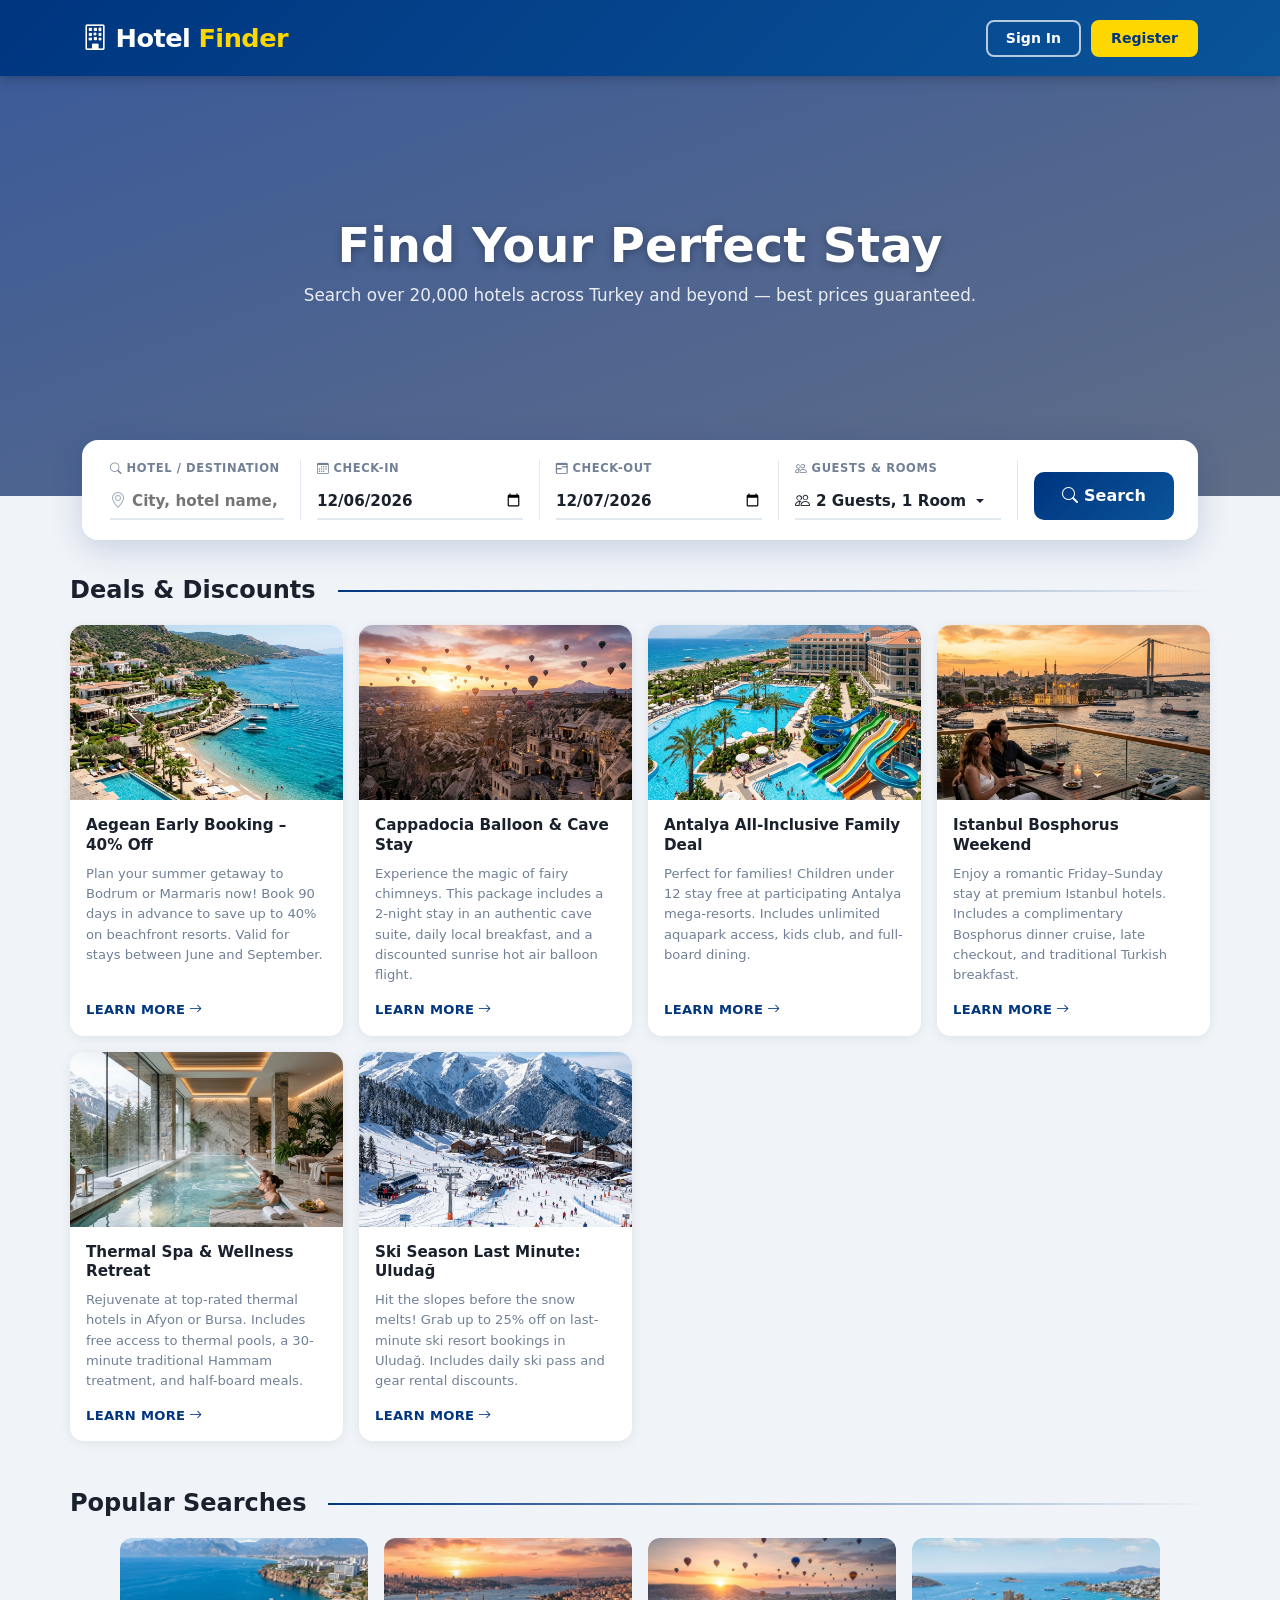
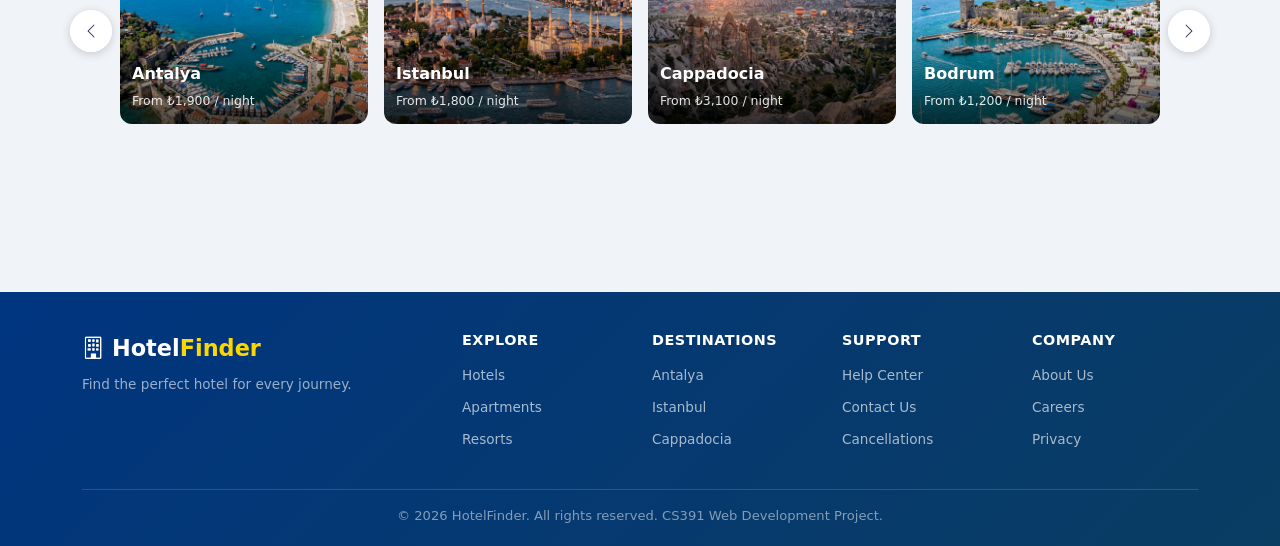
<file: Project-1/index.html>
<!DOCTYPE html>
<html lang="en">
<head>
  <meta charset="UTF-8" />
  <meta name="viewport" content="width=device-width, initial-scale=1.0" />
  <title>HotelFinder – Find Your Perfect Stay</title>
  <link rel="stylesheet" href="https://cdn.jsdelivr.net/npm/bootstrap@5.3.3/dist/css/bootstrap.min.css" />
  <link rel="stylesheet" href="https://cdn.jsdelivr.net/npm/bootstrap-icons@1.11.3/font/bootstrap-icons.min.css" />
  <link rel="stylesheet" href="css/styles.css" />
</head>
<body>

  <!-- ===== Navbar ===== -->
  <nav class="navbar site-navbar">
    <div class="container d-flex justify-content-between align-items-center">
      <a class="navbar-brand" href="index.html" onclick="sessionStorage.removeItem('searchData');">
        <i class="bi bi-building"></i> Hotel<span>Finder</span>
      </a>
      <div class="navbar-actions">
        <button type="button" class="btn-nav-outline">Sign In</button>
        <button type="button" class="btn-nav-solid">Register</button>
      </div>
    </div>
  </nav>

  <!-- ===== Hero Section ===== -->
  <section class="hero-section">
    <div class="hero-content container">
      <h1>Find Your Perfect Stay</h1>
      <p>Search over 20,000 hotels across Turkey and beyond — best prices guaranteed.</p>
    </div>
  </section>

  <!-- ===== Floating Search Bar ===== -->
  <div class="container hero-search-wrapper">
    <div class="search-bar-card">
      <form id="searchForm" novalidate>
        <div class="search-flex">

          <!-- Hotel / Destination -->
          <div class="search-field search-field-large">
            <label for="searchText"><i class="bi bi-search me-1"></i>Hotel / Destination</label>
            <div class="autocomplete-wrapper">
              <div class="input-with-icon">
                <i class="bi bi-geo-alt"></i>
                <input type="text" id="searchText" placeholder="City, hotel name, region…" autocomplete="off" />
              </div>
              <div class="autocomplete-dropdown" id="autocompleteDropdown"></div>
            </div>
          </div>

          <!-- Check-in -->
          <div class="search-field">
            <label for="checkIn"><i class="bi bi-calendar3 me-1"></i>Check-in</label>
            <input type="date" id="checkIn" class="form-control" required />
          </div>

          <!-- Check-out -->
          <div class="search-field">
            <label for="checkOut"><i class="bi bi-calendar3-range me-1"></i>Check-out</label>
            <input type="date" id="checkOut" class="form-control" required />
          </div>

          <!-- Guests & Rooms -->
          <div class="search-field">
            <label><i class="bi bi-people me-1"></i>Guests &amp; Rooms</label>
            <div class="dropdown">
              <button type="button" class="guest-room-btn dropdown-toggle"
                      id="guestRoomToggle" data-bs-toggle="dropdown" aria-expanded="false">
                <i class="bi bi-people"></i>
                <span id="guestRoomText">2 Guests, 1 Room</span>
              </button>
              <div class="dropdown-menu guest-dropdown-menu" aria-labelledby="guestRoomToggle">
                <div class="counter-row">
                  <span class="counter-label"><i class="bi bi-person me-1"></i>Guests</span>
                  <div class="counter-controls">
                    <button type="button" class="counter-btn" id="guestMinus">&#8722;</button>
                    <span class="counter-value" id="guestCount">2</span>
                    <button type="button" class="counter-btn" id="guestPlus">&#43;</button>
                  </div>
                </div>
                <div class="counter-row">
                  <span class="counter-label"><i class="bi bi-door-open me-1"></i>Rooms</span>
                  <div class="counter-controls">
                    <button type="button" class="counter-btn" id="roomMinus">&#8722;</button>
                    <span class="counter-value" id="roomCount">1</span>
                    <button type="button" class="counter-btn" id="roomPlus">&#43;</button>
                  </div>
                </div>
              </div>
            </div>
          </div>

          <!-- Search Button -->
          <div class="search-action">
            <button type="submit" class="btn-search">
              <i class="bi bi-search"></i> Search
            </button>
          </div>

        </div>
      </form>
    </div>
  </div>

  <!-- ===== Main Content ===== -->
  <main class="container page-main page-main-no-pt">

    <!-- Deals and Discounts -->
    <section id="dealsSection" class="mb-5">
      <h2 class="section-title">Deals &amp; Discounts</h2>
      <div id="dealsContainer" class="row g-3 row-cols-1 row-cols-sm-2 row-cols-lg-3 row-cols-xl-4">
        <!-- Dynamically generated -->
      </div>
    </section>

    <!-- Popular Searches -->
    <section id="popularSection" class="mb-5">
      <h2 class="section-title">Popular Searches</h2>
      <div class="popular-carousel-outer">
        <div id="popularCarousel" class="carousel slide" data-bs-ride="false">
          <div class="carousel-inner" id="popularCarouselInner">
            <!-- Dynamically generated -->
          </div>
          <button class="carousel-control-prev" type="button" data-bs-target="#popularCarousel" data-bs-slide="prev">
            <span class="carousel-control-prev-icon"></span>
            <span class="visually-hidden">Previous</span>
          </button>
          <button class="carousel-control-next" type="button" data-bs-target="#popularCarousel" data-bs-slide="next">
            <span class="carousel-control-next-icon"></span>
            <span class="visually-hidden">Next</span>
          </button>
        </div>
      </div>
    </section>

  </main>

  <!-- ===== Footer ===== -->
  <footer class="site-footer">
    <div class="container">
      <div class="row g-4">
        <div class="col-12 col-md-4">
          <div class="footer-brand"><i class="bi bi-building me-2"></i>Hotel<span>Finder</span></div>
          <div class="footer-tagline">Find the perfect hotel for every journey.</div>
        </div>
        <div class="col-6 col-md-2 footer-col">
          <h5>Explore</h5>
          <ul>
            <li><a href="#">Hotels</a></li>
            <li><a href="#">Apartments</a></li>
            <li><a href="#">Resorts</a></li>
          </ul>
        </div>
        <div class="col-6 col-md-2 footer-col">
          <h5>Destinations</h5>
          <ul>
            <li><a href="#">Antalya</a></li>
            <li><a href="#">Istanbul</a></li>
            <li><a href="#">Cappadocia</a></li>
          </ul>
        </div>
        <div class="col-6 col-md-2 footer-col">
          <h5>Support</h5>
          <ul>
            <li><a href="#">Help Center</a></li>
            <li><a href="#">Contact Us</a></li>
            <li><a href="#">Cancellations</a></li>
          </ul>
        </div>
        <div class="col-6 col-md-2 footer-col">
          <h5>Company</h5>
          <ul>
            <li><a href="#">About Us</a></li>
            <li><a href="#">Careers</a></li>
            <li><a href="#">Privacy</a></li>
          </ul>
        </div>
      </div>
      <div class="footer-bottom">&copy; 2026 HotelFinder. All rights reserved. CS391 Web Development Project.</div>
    </div>
  </footer>

  <button class="scroll-to-top" id="scrollToTop" title="Back to top">
    <i class="bi bi-chevron-up"></i>
  </button>

  <script src="https://cdn.jsdelivr.net/npm/bootstrap@5.3.3/dist/js/bootstrap.bundle.min.js"></script>
  <script src="js/data.js?v=2"></script>
  <script src="js/index.js?v=2"></script>
</body>
</html>
</file>
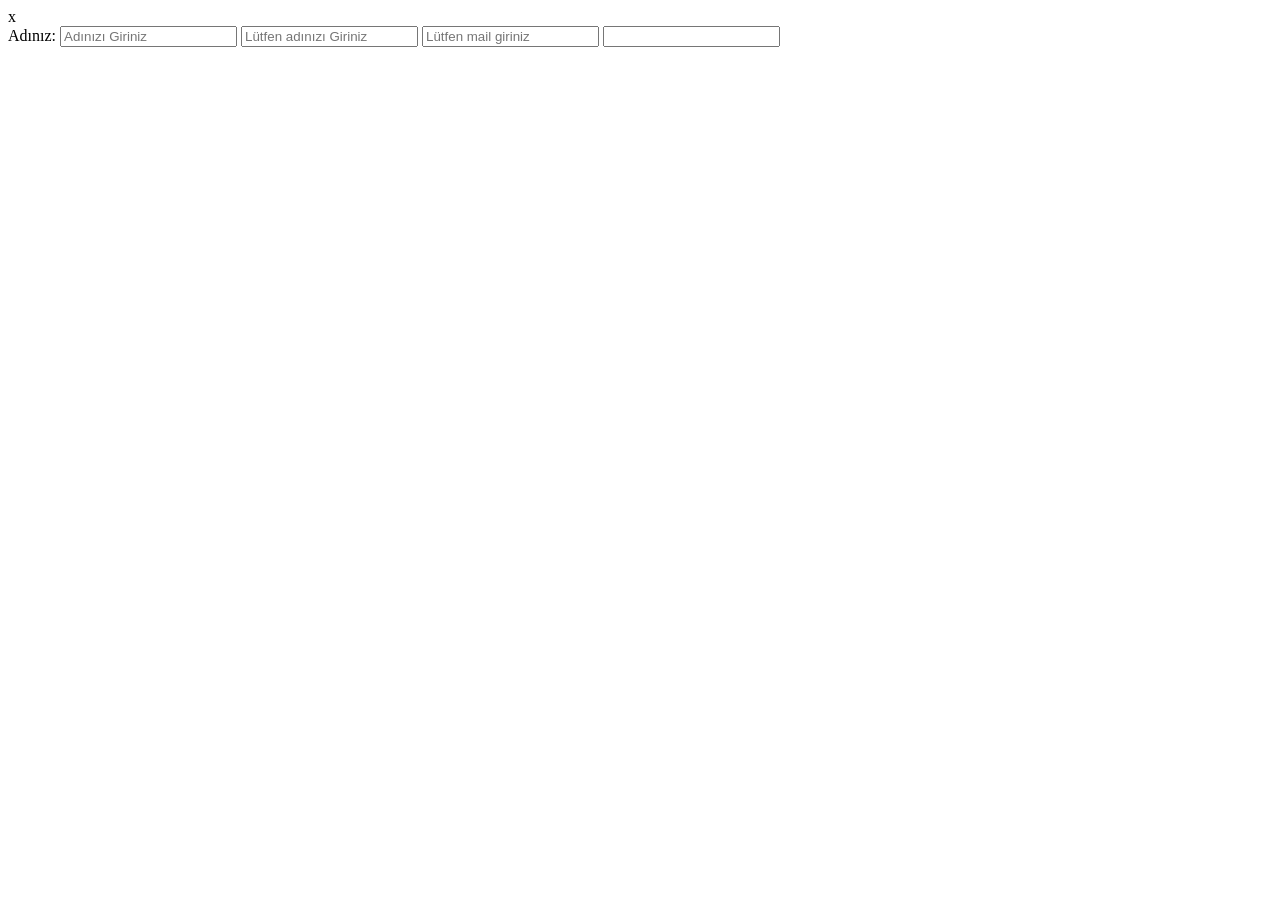
<file: Deneme_1/Deneme.html>
<!DOCTYPE html>
<html lang="en">
<head>
    <meta charset="UTF-8">
    <meta http-equiv="X-UA-Compatible" content="IE=edge">
    <meta name="viewport" content="width=device-width, initial-scale=1.0">
    <title> Kayıt Formu </title>
</head>
<body>
    x
    <form method="POST" action="Deneme.html">    
        <label isim="isim">Adınız: </label>
        <input name="name" type="text" placeholder="Adınızı Giriniz"> 
        <input surname="Surname" type="text" placeholder="Lütfen adınızı Giriniz">
        <input mail="mail" type="mail" placeholder="Lütfen mail giriniz">
        <input 
        
    </form>

</body>
</html>
</file>
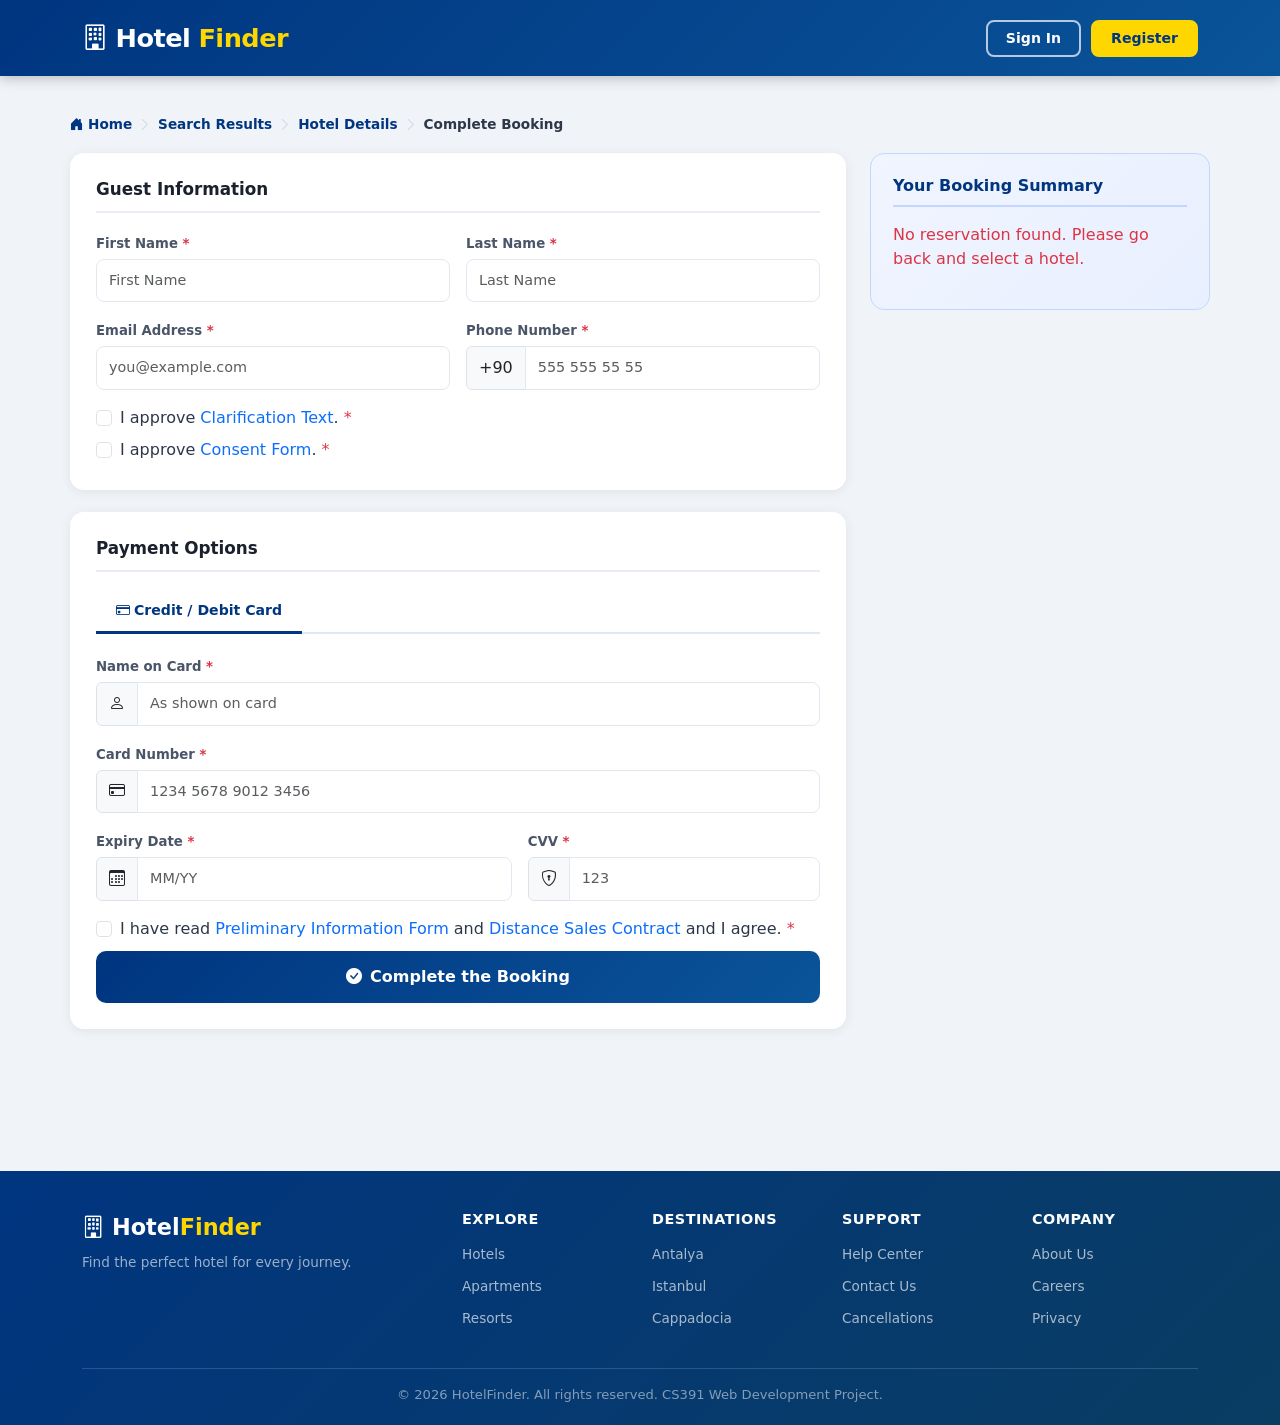
<file: Project-1/payment.html>
<!DOCTYPE html>
<html lang="en">
<head>
  <meta charset="UTF-8" />
  <meta name="viewport" content="width=device-width, initial-scale=1.0" />
  <title>Complete Booking – HotelFinder</title>
  <link rel="stylesheet" href="https://cdn.jsdelivr.net/npm/bootstrap@5.3.3/dist/css/bootstrap.min.css" />
  <link rel="stylesheet" href="https://cdn.jsdelivr.net/npm/bootstrap-icons@1.11.3/font/bootstrap-icons.min.css" />
  <link rel="stylesheet" href="css/styles.css" />
</head>
<body>

  <!-- ===== Navbar ===== -->
  <nav class="navbar site-navbar">
    <div class="container d-flex justify-content-between align-items-center">
      <a class="navbar-brand" href="index.html" onclick="sessionStorage.removeItem('searchData');">
        <i class="bi bi-building"></i> Hotel<span>Finder</span>
      </a>
      <div class="navbar-actions">
        <button type="button" class="btn-nav-outline">Sign In</button>
        <button type="button" class="btn-nav-solid">Register</button>
      </div>
    </div>
  </nav>

  <!-- ===== Main Content ===== -->
  <main class="container page-main">

    <!-- Breadcrumb -->
    <nav class="app-breadcrumb">
      <a href="index.html" onclick="sessionStorage.removeItem('searchData');"><i class="bi bi-house-door-fill me-1"></i>Home</a>
      <span class="sep"><i class="bi bi-chevron-right"></i></span>
      <a href="searchResults.html">Search Results</a>
      <span class="sep"><i class="bi bi-chevron-right"></i></span>
      <a href="hotelDetails.html">Hotel Details</a>
      <span class="sep"><i class="bi bi-chevron-right"></i></span>
      <span class="current">Complete Booking</span>
    </nav>

    <!-- ===== Booking Success Card (initially hidden) ===== -->
    <div id="bookingSuccessCard" class="booking-success-card d-none">
      <div class="success-icon-wrap">
        <i class="bi bi-check-circle-fill"></i>
      </div>
      <h2>Booking Confirmed!</h2>
      <p class="success-subtitle">Thank you for booking with HotelFinder. Your reservation is complete.</p>
      <div class="success-details" id="successDetails"></div>
      <a href="index.html" class="btn-back-home" onclick="sessionStorage.removeItem('searchData');">Return to Home</a>
    </div>

    <!-- Two-column layout: form + sidebar -->
    <div class="payment-layout" id="paymentLayout">

      <!-- ===== Left: Forms ===== -->
      <div class="payment-main">

        <!-- Guest Information -->
        <div class="payment-card">
          <h2>Guest Information</h2>
          <form id="paymentForm" novalidate>
            <div class="row g-3">

              <div class="col-12 col-sm-6">
                <label class="form-label" for="firstName">First Name <span class="text-danger">*</span></label>
                <input type="text" id="firstName" class="form-control" placeholder="First Name" required />
                <div class="invalid-feedback">Please enter your first name.</div>
              </div>

              <div class="col-12 col-sm-6">
                <label class="form-label" for="lastName">Last Name <span class="text-danger">*</span></label>
                <input type="text" id="lastName" class="form-control" placeholder="Last Name" required />
                <div class="invalid-feedback">Please enter your last name.</div>
              </div>

              <div class="col-12 col-sm-6">
                <label class="form-label" for="email">Email Address <span class="text-danger">*</span></label>
                <input type="email" id="email" class="form-control" placeholder="you@example.com" required />
                <div class="invalid-feedback">Please enter a valid email address.</div>
              </div>

              <div class="col-12 col-sm-6">
                <label class="form-label" for="phone">Phone Number <span class="text-danger">*</span></label>
                <div class="input-group">
                  <span class="input-group-text">+90</span>
                  <input type="tel" id="phone" class="form-control" placeholder="555 555 55 55" required />
                </div>
                <div class="invalid-feedback" id="phoneFeedback">Please enter a valid phone number.</div>
              </div>

              <div class="col-12">
                <div class="form-check mb-2">
                  <input class="form-check-input" type="checkbox" id="checkClarification" required />
                  <label class="form-check-label" for="checkClarification">
                    I approve <a href="#">Clarification Text</a>. <span class="text-danger">*</span>
                  </label>
                  <div class="invalid-feedback">You must approve the Clarification Text.</div>
                </div>
                <div class="form-check">
                  <input class="form-check-input" type="checkbox" id="checkConsent" required />
                  <label class="form-check-label" for="checkConsent">
                    I approve <a href="#">Consent Form</a>. <span class="text-danger">*</span>
                  </label>
                  <div class="invalid-feedback">You must approve the Consent Form.</div>
                </div>
              </div>

            </div>
          </form>
        </div>

        <!-- Payment Options -->
        <div class="payment-card">
          <h2>Payment Options</h2>

          <div class="payment-tab-row">
            <button type="button" class="payment-tab active">
              <i class="bi bi-credit-card me-1"></i>Credit / Debit Card
            </button>
          </div>

          <div class="row g-3">

            <div class="col-12">
              <label class="form-label" for="cardHolder">Name on Card <span class="text-danger">*</span></label>
              <div class="input-group">
                <span class="input-group-text"><i class="bi bi-person"></i></span>
                <input type="text" id="cardHolder" class="form-control" placeholder="As shown on card" required />
              </div>
              <div class="invalid-feedback" id="cardHolderFeedback">Please enter the cardholder name.</div>
            </div>

            <div class="col-12">
              <label class="form-label" for="cardNumber">Card Number <span class="text-danger">*</span></label>
              <div class="input-group">
                <span class="input-group-text"><i class="bi bi-credit-card"></i></span>
                <input type="text" id="cardNumber" class="form-control" placeholder="1234 5678 9012 3456" maxlength="19" required />
              </div>
              <div class="invalid-feedback" id="cardNumberFeedback">Please enter a valid 16-digit card number.</div>
            </div>

            <div class="col-7">
              <label class="form-label" for="expiryDate">Expiry Date <span class="text-danger">*</span></label>
              <div class="input-group">
                <span class="input-group-text"><i class="bi bi-calendar3"></i></span>
                <input type="text" id="expiryDate" class="form-control" placeholder="MM/YY" maxlength="5" required />
              </div>
              <div class="invalid-feedback" id="expiryFeedback">Use MM/YY format.</div>
            </div>

            <div class="col-5">
              <label class="form-label" for="cvv">CVV <span class="text-danger">*</span></label>
              <div class="input-group">
                <span class="input-group-text"><i class="bi bi-shield-lock"></i></span>
                <input type="text" id="cvv" class="form-control" placeholder="123" maxlength="4" required />
              </div>
              <div class="invalid-feedback" id="cvvFeedback">3–4 digits.</div>
            </div>

            <div class="col-12">
              <div class="form-check">
                <input class="form-check-input" type="checkbox" id="checkAgreement" required />
                <label class="form-check-label" for="checkAgreement">
                  I have read <a href="#">Preliminary Information Form</a> and
                  <a href="#">Distance Sales Contract</a> and I agree. <span class="text-danger">*</span>
                </label>
                <div class="invalid-feedback">You must agree to the terms.</div>
              </div>
            </div>

            <div class="col-12 mt-2">
              <button type="button" id="btnCompleteBooking" class="btn-complete-booking">
                <i class="bi bi-check-circle-fill"></i>Complete the Booking
              </button>
            </div>

          </div>
        </div>

      </div><!-- /payment-main -->

      <!-- ===== Right: Booking Summary Sidebar ===== -->
      <div class="payment-sidebar">
        <div class="summary-card">
          <h3>Your Booking Summary</h3>
          <div id="summaryContent">
            <p class="text-muted loading-text">Loading reservation…</p>
          </div>
        </div>
      </div>

    </div><!-- /payment-layout (#paymentLayout) -->

  </main>

  <!-- ===== Footer ===== -->
  <footer class="site-footer">
    <div class="container">
      <div class="row g-4">
        <div class="col-12 col-md-4">
          <div class="footer-brand"><i class="bi bi-building me-2"></i>Hotel<span>Finder</span></div>
          <div class="footer-tagline">Find the perfect hotel for every journey.</div>
        </div>
        <div class="col-6 col-md-2 footer-col">
          <h5>Explore</h5>
          <ul><li><a href="#">Hotels</a></li><li><a href="#">Apartments</a></li><li><a href="#">Resorts</a></li></ul>
        </div>
        <div class="col-6 col-md-2 footer-col">
          <h5>Destinations</h5>
          <ul><li><a href="#">Antalya</a></li><li><a href="#">Istanbul</a></li><li><a href="#">Cappadocia</a></li></ul>
        </div>
        <div class="col-6 col-md-2 footer-col">
          <h5>Support</h5>
          <ul><li><a href="#">Help Center</a></li><li><a href="#">Contact Us</a></li><li><a href="#">Cancellations</a></li></ul>
        </div>
        <div class="col-6 col-md-2 footer-col">
          <h5>Company</h5>
          <ul><li><a href="#">About Us</a></li><li><a href="#">Careers</a></li><li><a href="#">Privacy</a></li></ul>
        </div>
      </div>
      <div class="footer-bottom">&copy; 2026 HotelFinder. All rights reserved. CS391 Web Development Project.</div>
    </div>
  </footer>

  <button class="scroll-to-top" id="scrollToTop" title="Back to top">
    <i class="bi bi-chevron-up"></i>
  </button>

  <script src="https://cdn.jsdelivr.net/npm/bootstrap@5.3.3/dist/js/bootstrap.bundle.min.js"></script>
  <script src="js/data.js?v=2"></script>
  <script src="js/payment.js?v=2"></script>
</body>
</html>
</file>
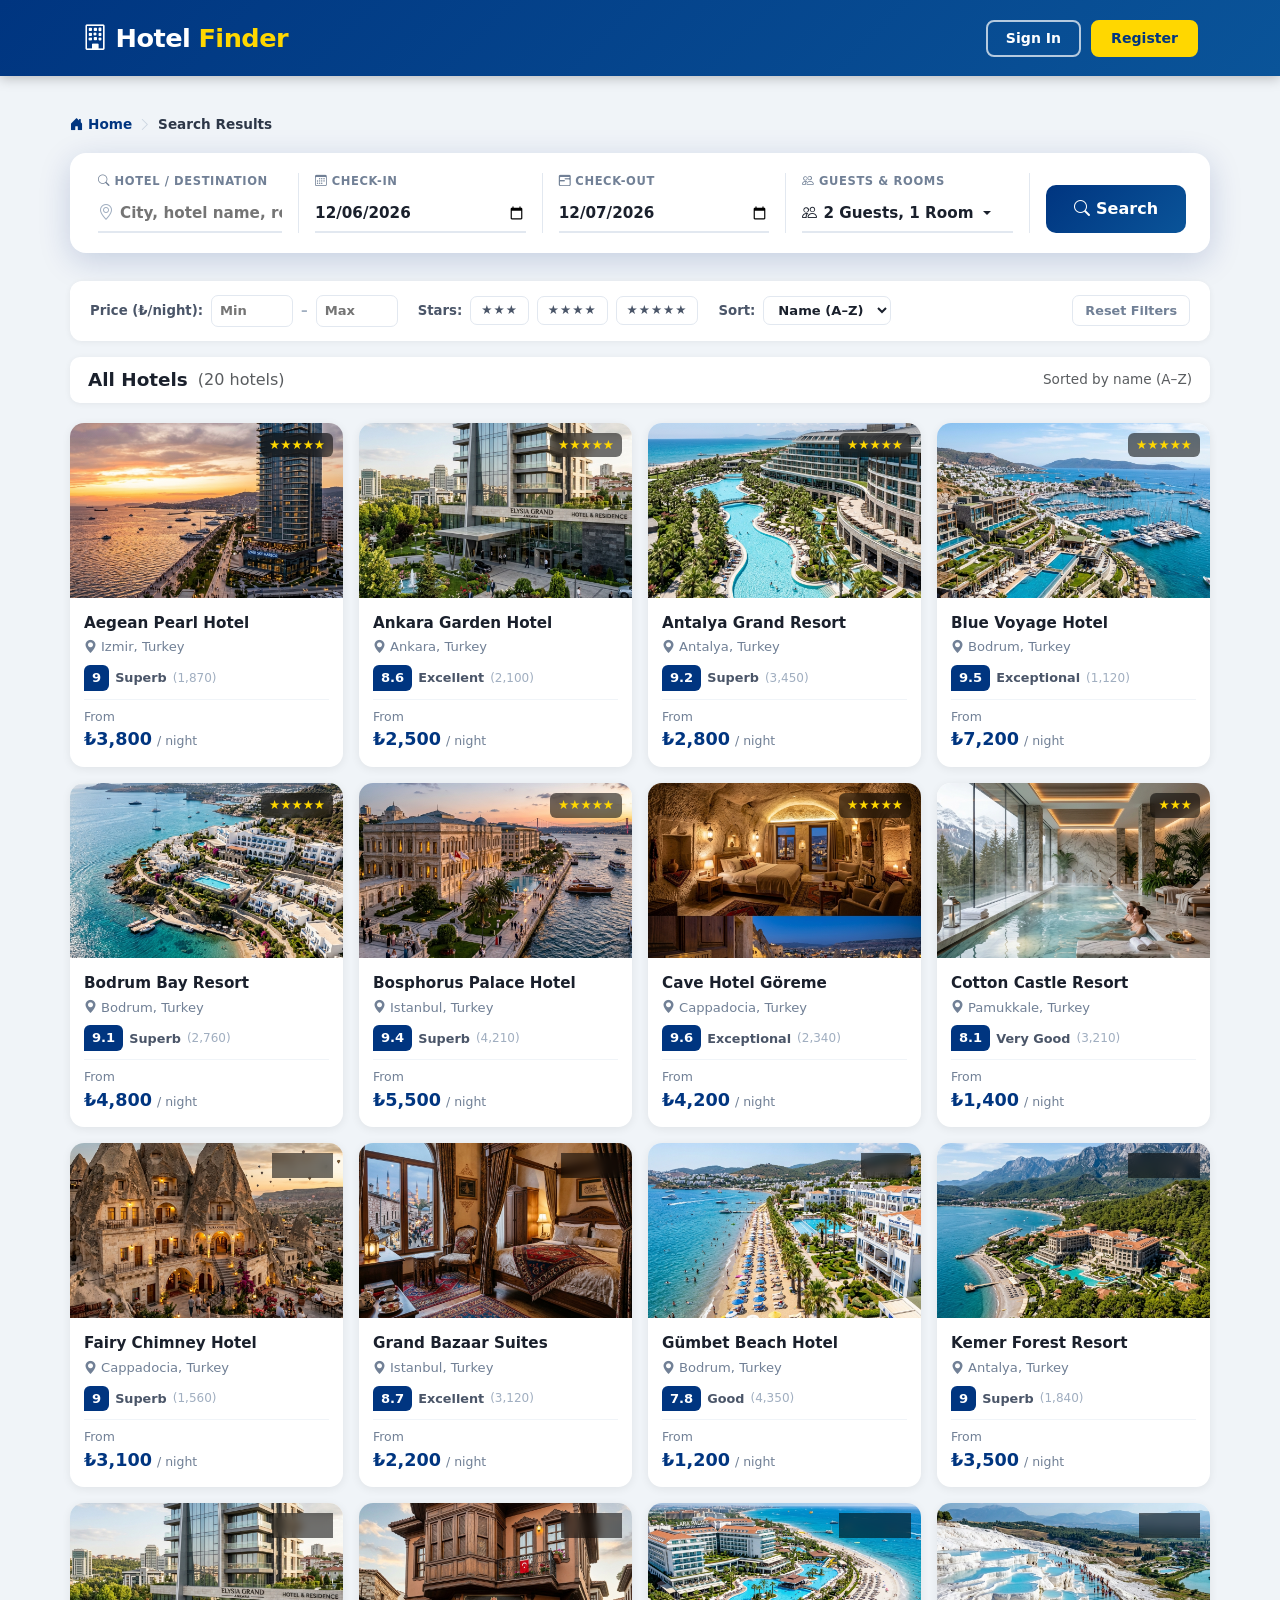
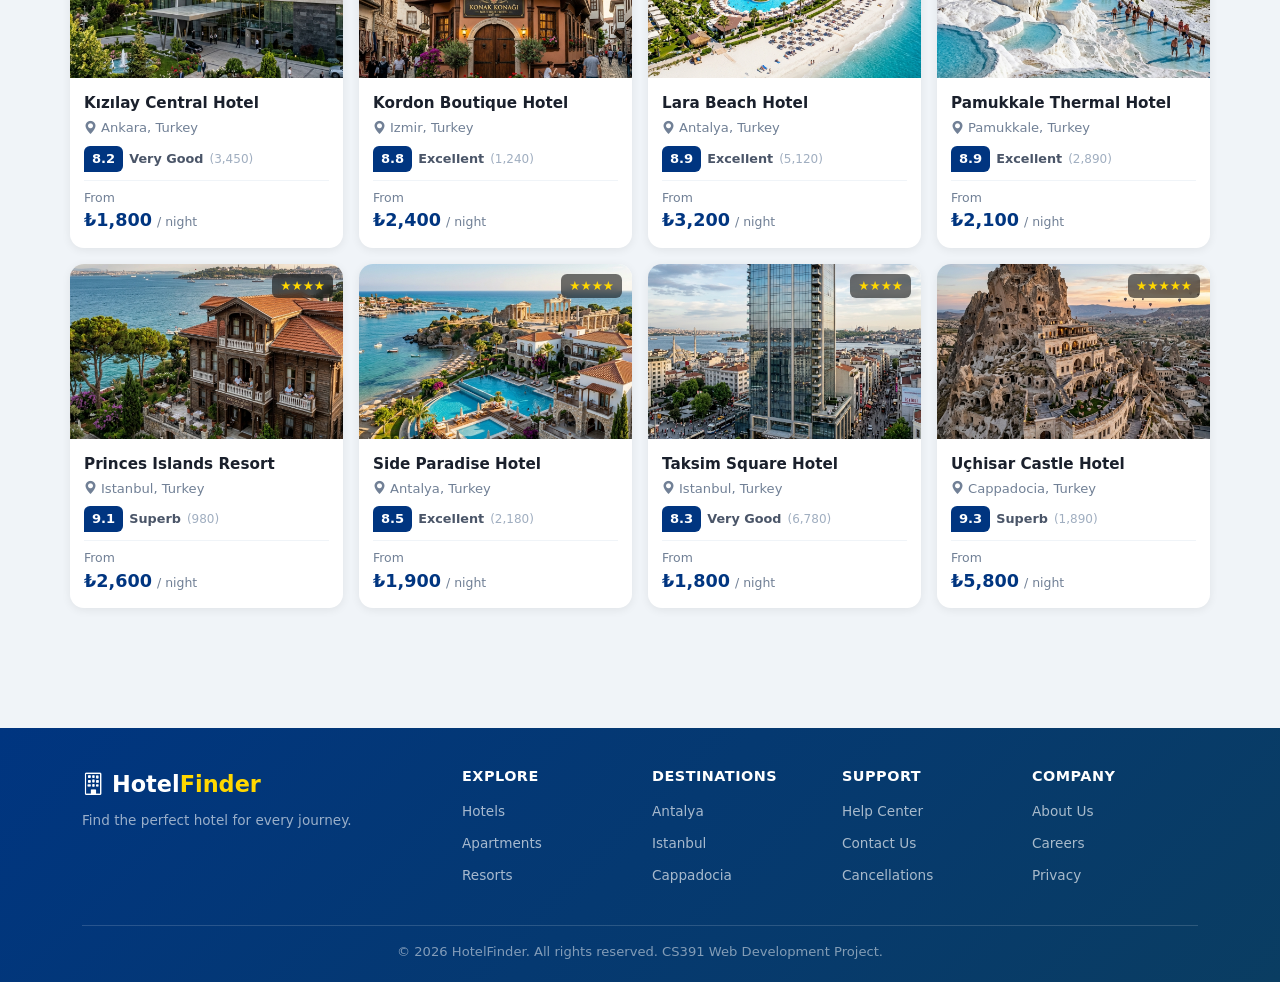
<file: Project-1/searchResults.html>
<!DOCTYPE html>
<html lang="en">
<head>
  <meta charset="UTF-8" />
  <meta name="viewport" content="width=device-width, initial-scale=1.0" />
  <title>Search Results – HotelFinder</title>
  <link rel="stylesheet" href="https://cdn.jsdelivr.net/npm/bootstrap@5.3.3/dist/css/bootstrap.min.css" />
  <link rel="stylesheet" href="https://cdn.jsdelivr.net/npm/bootstrap-icons@1.11.3/font/bootstrap-icons.min.css" />
  <link rel="stylesheet" href="css/styles.css" />
</head>
<body>

  <!-- ===== Navbar ===== -->
  <nav class="navbar site-navbar">
    <div class="container d-flex justify-content-between align-items-center">
      <a class="navbar-brand" href="index.html" onclick="sessionStorage.removeItem('searchData');">
        <i class="bi bi-building"></i> Hotel<span>Finder</span>
      </a>
      <div class="navbar-actions">
        <button type="button" class="btn-nav-outline">Sign In</button>
        <button type="button" class="btn-nav-solid">Register</button>
      </div>
    </div>
  </nav>

  <!-- ===== Main Content ===== -->
  <main class="container page-main">

    <!-- Breadcrumb -->
    <nav class="app-breadcrumb">
      <a href="index.html" onclick="sessionStorage.removeItem('searchData');"><i class="bi bi-house-door-fill me-1"></i>Home</a>
      <span class="sep"><i class="bi bi-chevron-right"></i></span>
      <span class="current">Search Results</span>
    </nav>

    <!-- Search Bar (same presentation as index.html) -->
    <div class="page-search-wrapper">
      <div class="search-bar-card">
        <form id="searchForm" novalidate>
          <div class="search-flex">

            <div class="search-field search-field-large">
              <label for="searchText"><i class="bi bi-search me-1"></i>Hotel / Destination</label>
              <div class="autocomplete-wrapper">
                <div class="input-with-icon">
                  <i class="bi bi-geo-alt"></i>
                  <input type="text" id="searchText" placeholder="City, hotel name, region…" autocomplete="off" />
                </div>
                <div class="autocomplete-dropdown" id="autocompleteDropdown"></div>
              </div>
            </div>

            <div class="search-field">
              <label for="checkIn"><i class="bi bi-calendar3 me-1"></i>Check-in</label>
              <input type="date" id="checkIn" class="form-control" required />
            </div>

            <div class="search-field">
              <label for="checkOut"><i class="bi bi-calendar3-range me-1"></i>Check-out</label>
              <input type="date" id="checkOut" class="form-control" required />
            </div>

            <div class="search-field">
              <label><i class="bi bi-people me-1"></i>Guests &amp; Rooms</label>
              <div class="dropdown">
                <button type="button" class="guest-room-btn dropdown-toggle"
                        id="guestRoomToggle" data-bs-toggle="dropdown" aria-expanded="false">
                  <i class="bi bi-people"></i>
                  <span id="guestRoomText">2 Guests, 1 Room</span>
                </button>
                <div class="dropdown-menu guest-dropdown-menu" aria-labelledby="guestRoomToggle">
                  <div class="counter-row">
                    <span class="counter-label"><i class="bi bi-person me-1"></i>Guests</span>
                    <div class="counter-controls">
                      <button type="button" class="counter-btn" id="guestMinus">&#8722;</button>
                      <span class="counter-value" id="guestCount">2</span>
                      <button type="button" class="counter-btn" id="guestPlus">&#43;</button>
                    </div>
                  </div>
                  <div class="counter-row">
                    <span class="counter-label"><i class="bi bi-door-open me-1"></i>Rooms</span>
                    <div class="counter-controls">
                      <button type="button" class="counter-btn" id="roomMinus">&#8722;</button>
                      <span class="counter-value" id="roomCount">1</span>
                      <button type="button" class="counter-btn" id="roomPlus">&#43;</button>
                    </div>
                  </div>
                </div>
              </div>
            </div>

            <div class="search-action">
              <button type="submit" class="btn-search">
                <i class="bi bi-search"></i> Search
              </button>
            </div>

          </div>
        </form>
      </div>
    </div>

    <!-- Filter Bar -->
    <div class="filter-bar" id="filterBar">
      <div class="filter-group">
        <label>Price (₺/night):</label>
        <input type="number" id="filterMinPrice" class="filter-price-input" placeholder="Min" min="0" />
        <span class="search-separator">–</span>
        <input type="number" id="filterMaxPrice" class="filter-price-input" placeholder="Max" min="0" />
      </div>
      <div class="filter-group">
        <label>Stars:</label>
        <button type="button" class="filter-star-btn" data-stars="3">★★★</button>
        <button type="button" class="filter-star-btn" data-stars="4">★★★★</button>
        <button type="button" class="filter-star-btn" data-stars="5">★★★★★</button>
      </div>
      <div class="filter-group">
        <label>Sort:</label>
        <select id="filterSort" class="filter-sort-select">
          <option value="name">Name (A–Z)</option>
          <option value="price-asc">Price ↑</option>
          <option value="price-desc">Price ↓</option>
          <option value="rating">Rating ↓</option>
        </select>
      </div>
      <button type="button" class="filter-reset-btn" id="filterReset">Reset Filters</button>
    </div>

    <!-- Results Meta Bar -->
    <div class="results-meta-bar" id="resultsMetaBar">
      <h2 class="section-title mb-0 results-title" id="resultsTitle">
        Search Results
      </h2>
      <span class="text-muted sort-text">Sorted by name (A–Z)</span>
    </div>

    <!-- Hotel Grid -->
    <div id="resultsContainer" class="row g-3 row-cols-2 row-cols-sm-3 row-cols-lg-4">
      <!-- Dynamically generated -->
    </div>

  </main>

  <!-- ===== Footer ===== -->
  <footer class="site-footer">
    <div class="container">
      <div class="row g-4">
        <div class="col-12 col-md-4">
          <div class="footer-brand"><i class="bi bi-building me-2"></i>Hotel<span>Finder</span></div>
          <div class="footer-tagline">Find the perfect hotel for every journey.</div>
        </div>
        <div class="col-6 col-md-2 footer-col">
          <h5>Explore</h5>
          <ul>
            <li><a href="#">Hotels</a></li>
            <li><a href="#">Apartments</a></li>
            <li><a href="#">Resorts</a></li>
          </ul>
        </div>
        <div class="col-6 col-md-2 footer-col">
          <h5>Destinations</h5>
          <ul>
            <li><a href="#">Antalya</a></li>
            <li><a href="#">Istanbul</a></li>
            <li><a href="#">Cappadocia</a></li>
          </ul>
        </div>
        <div class="col-6 col-md-2 footer-col">
          <h5>Support</h5>
          <ul>
            <li><a href="#">Help Center</a></li>
            <li><a href="#">Contact Us</a></li>
            <li><a href="#">Cancellations</a></li>
          </ul>
        </div>
        <div class="col-6 col-md-2 footer-col">
          <h5>Company</h5>
          <ul>
            <li><a href="#">About Us</a></li>
            <li><a href="#">Careers</a></li>
            <li><a href="#">Privacy</a></li>
          </ul>
        </div>
      </div>
      <div class="footer-bottom">&copy; 2026 HotelFinder. All rights reserved. CS391 Web Development Project.</div>
    </div>
  </footer>

  <button class="scroll-to-top" id="scrollToTop" title="Back to top">
    <i class="bi bi-chevron-up"></i>
  </button>

  <script src="https://cdn.jsdelivr.net/npm/bootstrap@5.3.3/dist/js/bootstrap.bundle.min.js"></script>
  <script src="js/data.js?v=2"></script>
  <script src="js/searchResults.js?v=2"></script>
</body>
</html>
</file>
<file: Project-1/css/styles.css>
/* ============================================================
   CS391 Hotel Reservation App – styles.css
   ============================================================ */

/* ---- Base ---- */
*, *::before, *::after { box-sizing: border-box; }

body {
  background-color: #f0f4f8;
  font-family: 'Segoe UI', system-ui, -apple-system, sans-serif;
  color: #2d3748;
  margin: 0;
}

a { text-decoration: none; }

/* ============================================================
   NAVBAR
   ============================================================ */
.site-navbar {
  background: linear-gradient(135deg, #003580 0%, #0a5499 100%);
  padding: 14px 0;
  box-shadow: 0 2px 12px rgba(0,0,0,0.25);
  position: sticky;
  top: 0;
  z-index: 1000;
}

.site-navbar .navbar-brand {
  font-size: 1.6rem;
  font-weight: 800;
  color: #fff;
  letter-spacing: -0.5px;
  display: flex;
  align-items: center;
  gap: 8px;
}

.site-navbar .navbar-brand span { color: #ffd700; }

.navbar-actions { display: flex; align-items: center; gap: 10px; }

.btn-nav-outline {
  border: 2px solid rgba(255,255,255,0.7);
  color: #fff;
  border-radius: 8px;
  padding: 6px 18px;
  font-weight: 600;
  font-size: 0.88rem;
  background: transparent;
  cursor: pointer;
  transition: all 0.2s;
}
.btn-nav-outline:hover { background: rgba(255,255,255,0.15); border-color: #fff; }

.btn-nav-solid {
  border: 2px solid #ffd700;
  color: #003580;
  background: #ffd700;
  border-radius: 8px;
  padding: 6px 18px;
  font-weight: 700;
  font-size: 0.88rem;
  cursor: pointer;
  transition: all 0.2s;
}
.btn-nav-solid:hover { background: #ffec6e; }

/* ============================================================
   HERO SECTION (index.html only)
   ============================================================ */
.hero-section {
  position: relative;
  min-height: 420px;
  background: url('https://picsum.photos/id/1039/1400/600') center/cover no-repeat;
  display: flex;
  align-items: center;
  justify-content: center;
  padding: 60px 16px 80px;
}

.hero-section::before {
  content: '';
  position: absolute;
  inset: 0;
  background: linear-gradient(160deg, rgba(0,40,120,0.75) 0%, rgba(0,20,60,0.60) 100%);
}

.hero-content {
  position: relative;
  z-index: 2;
  text-align: center;
  width: 100%;
  max-width: 900px;
}

.hero-content h1 {
  color: #fff;
  font-size: clamp(1.8rem, 4vw, 3rem);
  font-weight: 800;
  margin-bottom: 8px;
  text-shadow: 0 2px 8px rgba(0,0,0,0.3);
}

.hero-content p {
  color: rgba(255,255,255,0.88);
  font-size: 1.05rem;
  margin-bottom: 28px;
}

/* ============================================================
   SEARCH BAR (floating card below hero on index, top on others)
   ============================================================ */
.search-bar-card {
  background: #fff;
  border-radius: 16px;
  box-shadow: 0 8px 32px rgba(0,40,120,0.18);
  padding: 20px 24px;
  width: 100%;
}

/* Hero version floats UP to overlap the hero */
.hero-search-wrapper {
  position: relative;
  z-index: 10;
  margin-top: -56px;
  margin-bottom: 36px;
}

/* Non-hero version (searchResults.html) stays normal */
.page-search-wrapper {
  margin-bottom: 28px;
}

/* Inner flex row */
.search-flex {
  display: flex;
  align-items: flex-end;
  gap: 0;
  flex-wrap: wrap;
}

.search-field {
  flex: 1 1 160px;
  padding: 0 16px;
  border-right: 1px solid #e2e8f0;
  min-width: 130px;
}

.search-field:first-child { padding-left: 4px; }
.search-field:last-of-type { border-right: none; }

.search-field label {
  display: block;
  font-size: 0.72rem;
  font-weight: 700;
  color: #718096;
  text-transform: uppercase;
  letter-spacing: 0.6px;
  margin-bottom: 6px;
}

.search-field .form-control,
.search-field .form-select {
  border: none;
  border-bottom: 2px solid #e2e8f0;
  border-radius: 0;
  padding: 6px 0;
  font-size: 0.95rem;
  font-weight: 600;
  color: #1a202c;
  background: transparent;
  width: 100%;
  transition: border-color 0.2s;
}

.search-field .form-control:focus,
.search-field .form-select:focus {
  border-color: #003580;
  outline: none;
  box-shadow: none;
}

/* Input with icon */
.search-field .input-with-icon {
  display: flex;
  align-items: center;
  gap: 6px;
  border-bottom: 2px solid #e2e8f0;
  transition: border-color 0.2s;
}
.search-field .input-with-icon:focus-within { border-color: #003580; }
.search-field .input-with-icon i { color: #a0aec0; font-size: 1rem; }
.search-field .input-with-icon input {
  border: none;
  padding: 6px 0;
  font-size: 0.95rem;
  font-weight: 600;
  color: #1a202c;
  background: transparent;
  width: 100%;
}
.search-field .input-with-icon input:focus { outline: none; }

/* Guest room dropdown button */
.guest-room-btn {
  border: none;
  border-bottom: 2px solid #e2e8f0;
  border-radius: 0;
  padding: 6px 0;
  font-size: 0.95rem;
  font-weight: 600;
  color: #1a202c;
  background: transparent;
  width: 100%;
  text-align: left;
  cursor: pointer;
  display: flex;
  align-items: center;
  gap: 6px;
  transition: border-color 0.2s;
}
.guest-room-btn:hover, .guest-room-btn:focus {
  border-color: #003580;
  outline: none;
  box-shadow: none;
}

.guest-dropdown-menu {
  min-width: 230px;
  border-radius: 12px;
  border: 1px solid #e2e8f0;
  box-shadow: 0 8px 24px rgba(0,0,0,0.12);
  padding: 16px;
}

.counter-row {
  display: flex;
  justify-content: space-between;
  align-items: center;
  padding: 8px 0;
  border-bottom: 1px solid #f7fafc;
}
.counter-row:last-child { border-bottom: none; }
.counter-label { font-weight: 600; color: #2d3748; font-size: 0.9rem; }
.counter-controls { display: flex; align-items: center; gap: 14px; }
.counter-btn {
  width: 32px; height: 32px;
  border: 1.5px solid #cbd5e0;
  border-radius: 50%;
  background: #fff;
  color: #4a5568;
  font-size: 1.1rem;
  cursor: pointer;
  display: flex; align-items: center; justify-content: center;
  transition: all 0.2s;
}
.counter-btn:hover { background: #003580; border-color: #003580; color: #fff; }
.counter-value { font-weight: 700; min-width: 24px; text-align: center; }

/* Search action area */
.search-action {
  padding-left: 16px;
  flex-shrink: 0;
}

.btn-search {
  background: linear-gradient(135deg, #003580 0%, #0a5499 100%);
  color: #fff;
  border: none;
  border-radius: 10px;
  padding: 12px 28px;
  font-weight: 700;
  font-size: 1rem;
  cursor: pointer;
  white-space: nowrap;
  transition: all 0.2s;
  display: flex;
  align-items: center;
  gap: 6px;
}
.btn-search:hover {
  background: linear-gradient(135deg, #002060 0%, #003580 100%);
  transform: translateY(-1px);
  box-shadow: 0 4px 12px rgba(0,53,128,0.4);
}

/* ============================================================
   SECTION TITLES
   ============================================================ */
.section-title {
  font-size: 1.5rem;
  font-weight: 800;
  color: #1a202c;
  margin-bottom: 20px;
  display: flex;
  align-items: center;
  gap: 10px;
}

.section-title::after {
  content: '';
  flex: 1;
  height: 2px;
  background: linear-gradient(90deg, #003580 0%, transparent 100%);
  margin-left: 12px;
}

/* ============================================================
   DEAL CARDS
   ============================================================ */
.deal-card {
  background: #fff;
  border-radius: 14px;
  overflow: hidden;
  box-shadow: 0 2px 12px rgba(0,0,0,0.07);
  transition: transform 0.25s, box-shadow 0.25s;
  height: 100%;
  display: flex;
  flex-direction: column;
  cursor: pointer;
}
.deal-card:hover {
  transform: translateY(-5px);
  box-shadow: 0 12px 28px rgba(0,53,128,0.15);
}
.deal-card img {
  width: 100%; height: 175px; object-fit: cover;
  transition: transform 0.3s;
}
.deal-card:hover img { transform: scale(1.04); }
.deal-card-body { padding: 16px; flex: 1; display: flex; flex-direction: column; }
.deal-card-title {
  font-size: 0.95rem; font-weight: 700; color: #1a202c;
  margin-bottom: 8px; line-height: 1.3;
}
.deal-card-details {
  font-size: 0.82rem; color: #718096;
  line-height: 1.55; flex: 1; margin-bottom: 14px;
}
.deal-card-link {
  font-size: 0.82rem; font-weight: 700;
  color: #003580;
  display: inline-flex; align-items: center; gap: 4px;
  text-transform: uppercase; letter-spacing: 0.3px;
  transition: gap 0.2s;
}
.deal-card-link:hover { color: #0a5499; gap: 8px; }

/* ============================================================
   POPULAR SEARCHES CAROUSEL
   ============================================================ */
.popular-carousel-outer {
  position: relative;
  padding: 0 50px;
}

.popular-search-item {
  cursor: pointer;
  text-align: center;
}

.popular-img-wrap {
  position: relative;
  overflow: hidden;
  border-radius: 12px;
  aspect-ratio: 4/3;
}

.popular-img-wrap img {
  width: 100%; height: 100%;
  object-fit: cover;
  transition: transform 0.3s;
  display: block;
}

.popular-search-item:hover .popular-img-wrap img { transform: scale(1.06); }

.popular-img-overlay {
  position: absolute;
  inset: 0;
  background: linear-gradient(to top, rgba(0,0,0,0.65) 0%, transparent 55%);
  border-radius: 12px;
}

.popular-img-label {
  position: absolute;
  bottom: 0;
  left: 0;
  right: 0;
  padding: 12px;
  color: #fff;
  text-align: left;
}

.popular-img-label .city-name {
  font-size: 1rem;
  font-weight: 800;
  display: block;
  margin-bottom: 2px;
}

.popular-img-label .city-meta {
  font-size: 0.78rem;
  opacity: 0.88;
}

/* Carousel arrows */
.carousel-control-prev,
.carousel-control-next {
  width: 42px; height: 42px;
  background: rgba(255,255,255,0.97);
  border-radius: 50%;
  top: 50%; transform: translateY(-50%);
  opacity: 1;
  box-shadow: 0 2px 10px rgba(0,0,0,0.18);
  border: none;
  display: flex; align-items: center; justify-content: center;
  transition: all 0.2s;
}
.carousel-control-prev:hover,
.carousel-control-next:hover {
  background: #003580;
  box-shadow: 0 4px 14px rgba(0,53,128,0.35);
}
.carousel-control-prev { left: -50px; }
.carousel-control-next { right: -50px; }

.carousel-control-prev-icon,
.carousel-control-next-icon {
  width: 16px; height: 16px;
  filter: brightness(0) saturate(100%) invert(15%) sepia(90%) saturate(600%) hue-rotate(200deg);
}
.carousel-control-prev:hover .carousel-control-prev-icon,
.carousel-control-next:hover .carousel-control-next-icon {
  filter: brightness(0) invert(1);
}

/* ============================================================
   SEARCH RESULT CAROUSEL (index.html after search)
   ============================================================ */
.search-carousel-header {
  display: flex;
  justify-content: space-between;
  align-items: center;
  margin-bottom: 16px;
  flex-wrap: wrap;
  gap: 8px;
}

.see-more-link {
  color: #003580;
  font-weight: 700;
  font-size: 0.9rem;
  display: inline-flex; align-items: center; gap: 4px;
  border: 2px solid #003580;
  border-radius: 8px;
  padding: 5px 14px;
  transition: all 0.2s;
  white-space: nowrap;
}
.see-more-link:hover { background: #003580; color: #fff; }

.search-result-card {
  background: #fff;
  border-radius: 10px;
  overflow: hidden;
  box-shadow: 0 2px 8px rgba(0,0,0,0.07);
  cursor: pointer;
  transition: transform 0.2s, box-shadow 0.2s;
  height: 100%;
}
.search-result-card:hover { transform: translateY(-3px); box-shadow: 0 8px 20px rgba(0,53,128,0.14); }
.search-result-card img { width: 100%; height: 140px; object-fit: cover; }
.search-result-card-body { padding: 10px 12px; }
.search-result-card-name {
  font-size: 0.82rem; font-weight: 700; color: #1a202c;
  margin-bottom: 2px; white-space: nowrap; overflow: hidden; text-overflow: ellipsis;
}
.search-result-card-city { font-size: 0.75rem; color: #718096; }
.search-result-card-price { font-size: 0.8rem; color: #003580; font-weight: 700; margin-top: 4px; }

/* ============================================================
   SEARCH RESULTS PAGE
   ============================================================ */
.results-meta-bar {
  background: #fff;
  border-radius: 10px;
  padding: 12px 18px;
  margin-bottom: 20px;
  box-shadow: 0 1px 6px rgba(0,0,0,0.06);
  display: flex;
  justify-content: space-between;
  align-items: center;
  flex-wrap: wrap;
  gap: 8px;
}

.hotel-grid-card {
  background: #fff;
  border-radius: 14px;
  overflow: hidden;
  box-shadow: 0 2px 10px rgba(0,0,0,0.07);
  cursor: pointer;
  transition: transform 0.22s, box-shadow 0.22s;
  height: 100%;
  display: flex;
  flex-direction: column;
}
.hotel-grid-card:hover { transform: translateY(-5px); box-shadow: 0 12px 28px rgba(0,53,128,0.16); }

.hotel-grid-img-wrap { position: relative; overflow: hidden; }
.hotel-grid-card img { width: 100%; height: 175px; object-fit: cover; transition: transform 0.3s; display: block; }
.hotel-grid-card:hover img { transform: scale(1.05); }

.hotel-grid-stars-badge {
  position: absolute;
  top: 10px; right: 10px;
  background: rgba(0,0,0,0.55);
  color: #ffd700;
  border-radius: 6px;
  padding: 3px 8px;
  font-size: 0.78rem;
  backdrop-filter: blur(4px);
}

.hotel-grid-card-body { padding: 14px; flex: 1; display: flex; flex-direction: column; }
.hotel-grid-name { font-size: 0.95rem; font-weight: 700; color: #1a202c; margin-bottom: 3px; }
.hotel-grid-city { font-size: 0.82rem; color: #718096; margin-bottom: 8px; }

.hotel-rating-row { display: flex; align-items: center; gap: 6px; margin-bottom: 8px; }
.hotel-rating-badge {
  background: #003580; color: #fff;
  font-weight: 800; font-size: 0.82rem;
  padding: 3px 8px; border-radius: 6px 6px 6px 0;
  flex-shrink: 0;
}
.hotel-rating-label { font-size: 0.8rem; color: #4a5568; font-weight: 600; }
.hotel-review-count { font-size: 0.75rem; color: #a0aec0; }

.hotel-price-row { margin-top: auto; padding-top: 8px; border-top: 1px solid #f0f4f8; }
.hotel-price-from { font-size: 0.78rem; color: #718096; }
.hotel-price-amount { font-size: 1.1rem; font-weight: 800; color: #003580; }
.hotel-price-night { font-size: 0.78rem; color: #718096; }

/* ============================================================
   BREADCRUMB
   ============================================================ */
.app-breadcrumb {
  padding: 10px 0 18px;
  display: flex;
  align-items: center;
  gap: 6px;
  font-size: 0.85rem;
  color: #718096;
  flex-wrap: wrap;
}
.app-breadcrumb a { color: #003580; font-weight: 600; }
.app-breadcrumb a:hover { color: #0a5499; }
.app-breadcrumb .sep { color: #cbd5e0; }
.app-breadcrumb .current { color: #2d3748; font-weight: 600; }

/* ============================================================
   HOTEL DETAILS PAGE
   ============================================================ */
.hotel-header-card {
  background: #fff;
  border-radius: 14px;
  padding: 22px 26px;
  margin-bottom: 20px;
  box-shadow: 0 2px 10px rgba(0,0,0,0.07);
  display: flex;
  justify-content: space-between;
  align-items: flex-start;
  flex-wrap: wrap;
  gap: 14px;
}

.hotel-name-block h1 { font-size: 1.7rem; font-weight: 800; color: #1a202c; margin-bottom: 4px; }
.hotel-location-line { font-size: 0.88rem; color: #718096; display: flex; align-items: center; gap: 4px; }
.hotel-stars-line { margin-top: 6px; }
.star-filled { color: #f6ad55; }
.star-empty { color: #e2e8f0; }

.hotel-meta-block { text-align: right; }
.hotel-rating-large {
  display: inline-flex; align-items: center; justify-content: center;
  width: 52px; height: 52px;
  background: linear-gradient(135deg, #003580 0%, #0a5499 100%);
  color: #fff;
  border-radius: 12px 12px 12px 2px;
  font-size: 1.2rem; font-weight: 800;
  margin-bottom: 4px;
}
.hotel-rating-text { font-size: 0.82rem; font-weight: 700; color: #2d3748; display: block; }
.hotel-review-text { font-size: 0.75rem; color: #a0aec0; display: block; }

.btn-book-now {
  background: linear-gradient(135deg, #003580 0%, #0a5499 100%);
  color: #fff;
  border: none;
  border-radius: 10px;
  padding: 12px 28px;
  font-weight: 700; font-size: 1rem;
  cursor: pointer;
  transition: all 0.2s;
  display: flex; align-items: center; gap: 6px;
  white-space: nowrap;
}
.btn-book-now:hover {
  background: linear-gradient(135deg, #002060 0%, #003580 100%);
  transform: translateY(-1px);
  box-shadow: 0 4px 14px rgba(0,53,128,0.4);
}

/* Photos carousel */
.hotel-photos-carousel .carousel-item img {
  width: 100%; height: 420px; object-fit: cover;
  border-radius: 14px;
}
.carousel-indicators [data-bs-target] {
  width: 8px; height: 8px; border-radius: 50%;
  background-color: rgba(255,255,255,0.6);
}
.carousel-indicators .active { background-color: #fff; }

/* Hotel info card */
.info-card {
  background: #fff;
  border-radius: 14px;
  padding: 24px;
  margin-bottom: 20px;
  box-shadow: 0 2px 10px rgba(0,0,0,0.07);
}
.info-card h2 { font-size: 1.05rem; font-weight: 700; color: #1a202c; margin-bottom: 14px; }
.hotel-description { font-size: 0.9rem; color: #4a5568; line-height: 1.75; }
.amenity-tag {
  display: inline-flex; align-items: center; gap: 5px;
  background: #ebf8ff; border: 1px solid #bee3f8; color: #2b6cb0;
  font-size: 0.8rem; padding: 4px 10px; border-radius: 20px; margin: 3px 3px 3px 0;
}

/* Hotel policies */
.policy-grid { display: grid; grid-template-columns: 1fr 1fr; gap: 12px; }
.policy-item { }
.policy-item dt { font-size: 0.78rem; font-weight: 700; color: #a0aec0; text-transform: uppercase; margin-bottom: 2px; }
.policy-item dd { font-size: 0.88rem; color: #2d3748; margin: 0; }

/* ============================================================
   ROOM SELECTION
   ============================================================ */
.room-selection-card {
  background: #fff;
  border-radius: 14px;
  padding: 24px;
  margin-bottom: 20px;
  box-shadow: 0 2px 10px rgba(0,0,0,0.07);
}
.room-selection-card h2 { font-size: 1.1rem; font-weight: 700; color: #1a202c; margin-bottom: 20px; }

.room-row {
  display: flex; gap: 16px; flex-wrap: wrap; align-items: flex-start;
  border: 1.5px solid #e8edf5;
  border-radius: 12px; padding: 16px; margin-bottom: 14px;
  transition: border-color 0.2s, box-shadow 0.2s;
}
.room-row:hover { border-color: #003580; box-shadow: 0 4px 16px rgba(0,53,128,0.1); }

.room-img { width: 130px; height: 90px; object-fit: cover; border-radius: 8px; flex-shrink: 0; }

.room-info-block { flex: 2; min-width: 140px; }
.room-type-name { font-size: 1rem; font-weight: 700; color: #1a202c; margin-bottom: 4px; }
.room-size { font-size: 0.82rem; color: #718096; margin-bottom: 8px; }
.room-amenity-tag {
  display: inline-block; font-size: 0.74rem;
  background: #f0f9ff; color: #0369a1;
  padding: 2px 8px; border-radius: 4px; margin: 2px 2px 2px 0;
}

.room-conditions-block { flex: 1.5; min-width: 130px; }
.condition-badge { display: flex; align-items: center; gap: 6px; font-size: 0.8rem; color: #276749; margin-bottom: 5px; }
.condition-badge i { color: #38a169; font-size: 0.88rem; }

.room-price-block { min-width: 110px; text-align: center; flex-shrink: 0; }
.room-guests-icon { font-size: 1rem; color: #4a5568; margin-bottom: 4px; letter-spacing: -2px; }
.room-price { font-size: 1.15rem; font-weight: 800; color: #1a202c; }
.room-price-note { font-size: 0.72rem; color: #a0aec0; }

.room-action-block { min-width: 148px; flex-shrink: 0; display: flex; flex-direction: column; align-items: stretch; gap: 8px; }
.room-count-select {
  border: 1.5px solid #e2e8f0; border-radius: 8px;
  padding: 8px 12px; font-size: 0.9rem; width: 100%;
  cursor: pointer; color: #2d3748;
  background: #f7fafc;
  transition: border-color 0.2s;
}
.room-count-select:focus { border-color: #003580; outline: none; }
.room-total-price { font-size: 0.85rem; font-weight: 700; color: #003580; text-align: center; min-height: 20px; }
.btn-book-room {
  background: linear-gradient(135deg, #003580 0%, #0a5499 100%);
  color: #fff; border: none; border-radius: 8px;
  padding: 10px 16px; font-weight: 700; font-size: 0.88rem;
  width: 100%; cursor: pointer; transition: all 0.2s;
}
.btn-book-room:hover { background: linear-gradient(135deg, #002060 0%, #003580 100%); }

/* ============================================================
   PAYMENT PAGE
   ============================================================ */
.payment-layout { display: grid; grid-template-columns: 1fr 340px; gap: 24px; align-items: start; }
@media (max-width: 900px) { .payment-layout { grid-template-columns: 1fr; } }

.payment-main { }
.payment-sidebar { }

.payment-card {
  background: #fff;
  border-radius: 14px; padding: 26px;
  margin-bottom: 22px;
  box-shadow: 0 2px 12px rgba(0,0,0,0.07);
}
.payment-card h2 {
  font-size: 1.05rem; font-weight: 700; color: #1a202c;
  margin-bottom: 18px; padding-bottom: 12px;
  border-bottom: 2px solid #e8edf5;
}

/* Sidebar summary */
.summary-card {
  background: linear-gradient(135deg, #f0f5ff 0%, #e8effe 100%);
  border: 1.5px solid #c3d6ff;
  border-radius: 14px;
  padding: 22px;
  position: sticky;
  top: 90px;
}
.summary-card h3 {
  font-size: 1rem; font-weight: 800; color: #003580;
  margin-bottom: 16px; padding-bottom: 10px;
  border-bottom: 2px solid #c3d6ff;
  display: flex; align-items: center; gap: 6px;
}
.summary-row { display: flex; justify-content: space-between; align-items: flex-start; gap: 8px; margin-bottom: 10px; font-size: 0.85rem; }
.summary-row dt { color: #718096; font-weight: 600; flex-shrink: 0; }
.summary-row dd { color: #1a202c; font-weight: 600; text-align: right; margin: 0; }
.summary-total { border-top: 2px solid #c3d6ff; padding-top: 12px; margin-top: 12px; }
.summary-total .summary-row dt { font-size: 1rem; font-weight: 700; color: #1a202c; }
.summary-total .summary-row dd { font-size: 1.15rem; font-weight: 800; color: #003580; }

/* Form elements */
.form-label { font-size: 0.83rem; font-weight: 700; color: #4a5568; margin-bottom: 5px; }
.form-control, .form-select {
  border: 1.5px solid #e2e8f0; border-radius: 8px;
  padding: 10px 12px; font-size: 0.9rem;
  transition: border-color 0.2s, box-shadow 0.2s;
}
.form-control:focus, .form-select:focus {
  border-color: #003580;
  box-shadow: 0 0 0 3px rgba(0,53,128,0.1);
  outline: none;
}
.form-control.is-invalid { border-color: #e53e3e; }
.invalid-feedback { font-size: 0.78rem; color: #e53e3e; display: none; }
.form-control.is-invalid ~ .invalid-feedback,
.form-control.is-invalid + .invalid-feedback { display: block; }

.payment-tab-row { display: flex; border-bottom: 2px solid #e2e8f0; margin-bottom: 20px; }
.payment-tab {
  padding: 10px 20px; font-weight: 700; font-size: 0.88rem;
  color: #718096; cursor: pointer; border: none; background: none;
  border-bottom: 3px solid transparent; margin-bottom: -2px;
  transition: all 0.2s;
}
.payment-tab.active { color: #003580; border-bottom-color: #003580; }

.btn-complete-booking {
  background: linear-gradient(135deg, #003580 0%, #0a5499 100%);
  color: #fff; border: none; border-radius: 10px;
  padding: 14px 36px; font-weight: 800; font-size: 1rem;
  width: 100%; cursor: pointer; transition: all 0.2s;
  display: flex; align-items: center; justify-content: center; gap: 8px;
}
.btn-complete-booking:hover {
  background: linear-gradient(135deg, #002060 0%, #003580 100%);
  transform: translateY(-1px);
  box-shadow: 0 6px 18px rgba(0,53,128,0.4);
}

/* ============================================================
   BOOKING SUCCESS CARD
   ============================================================ */
.booking-success-card {
  max-width: 560px;
  margin: 40px auto 60px;
  background: #fff;
  border-radius: 20px;
  padding: 48px 40px 40px;
  text-align: center;
  box-shadow: 0 8px 32px rgba(0,53,128,0.12);
  border-top: 5px solid #38a169;
}

.success-icon-wrap {
  font-size: 4rem;
  color: #38a169;
  margin-bottom: 16px;
  line-height: 1;
}

.booking-success-card h2 {
  font-size: 1.6rem;
  font-weight: 800;
  color: #1a202c;
  margin-bottom: 8px;
}

.success-subtitle {
  font-size: 0.9rem;
  color: #718096;
  margin-bottom: 28px;
}

.success-details {
  background: #f7fafc;
  border-radius: 12px;
  padding: 20px 24px;
  margin-bottom: 28px;
  text-align: left;
}

.success-row {
  display: flex;
  justify-content: space-between;
  align-items: center;
  padding: 8px 0;
  font-size: 0.88rem;
  border-bottom: 1px solid #e2e8f0;
}

.success-row:last-child { border-bottom: none; }
.success-row span { color: #718096; }
.success-row strong { color: #1a202c; }

.success-total {
  margin-top: 4px;
  padding-top: 12px !important;
}
.success-total span { font-size: 0.95rem; font-weight: 700; color: #1a202c; }
.success-total strong { font-size: 1.2rem; font-weight: 800; color: #003580; }

.btn-back-home {
  display: inline-block;
  background: linear-gradient(135deg, #003580 0%, #0a5499 100%);
  color: #fff;
  border-radius: 10px;
  padding: 12px 36px;
  font-weight: 700;
  font-size: 0.95rem;
  transition: all 0.2s;
}
.btn-back-home:hover {
  background: linear-gradient(135deg, #002060 0%, #003580 100%);
  color: #fff;
  transform: translateY(-1px);
  box-shadow: 0 6px 18px rgba(0,53,128,0.35);
}

/* ============================================================
   PAGE FADE-IN ANIMATION
   ============================================================ */
@keyframes fadeInUp {
  from { opacity: 0; transform: translateY(18px); }
  to   { opacity: 1; transform: translateY(0); }
}
.page-main { animation: fadeInUp 0.38s ease both; }

/* ============================================================
   SCROLL TO TOP
   ============================================================ */
.scroll-to-top {
  position: fixed;
  bottom: 28px; right: 28px;
  width: 44px; height: 44px;
  background: linear-gradient(135deg, #003580 0%, #0a5499 100%);
  color: #fff;
  border: none; border-radius: 50%;
  font-size: 1.15rem;
  cursor: pointer;
  box-shadow: 0 4px 14px rgba(0,53,128,0.35);
  display: flex; align-items: center; justify-content: center;
  opacity: 0; pointer-events: none;
  transition: opacity 0.3s, transform 0.2s;
  z-index: 900;
}
.scroll-to-top.visible { opacity: 1; pointer-events: all; }
.scroll-to-top:hover { transform: translateY(-3px); box-shadow: 0 6px 18px rgba(0,53,128,0.45); }

/* ============================================================
   FILTER BAR (searchResults.html)
   ============================================================ */
.filter-bar {
  background: #fff;
  border-radius: 12px;
  padding: 14px 20px;
  margin-bottom: 16px;
  box-shadow: 0 1px 6px rgba(0,0,0,0.06);
  display: flex;
  align-items: center;
  gap: 20px;
  flex-wrap: wrap;
}
.filter-group {
  display: flex; align-items: center; gap: 8px;
  font-size: 0.83rem; font-weight: 700; color: #4a5568;
}
.filter-group label { white-space: nowrap; }
.filter-price-input {
  width: 82px;
  border: 1.5px solid #e2e8f0; border-radius: 7px;
  padding: 5px 8px; font-size: 0.82rem; font-weight: 600;
  color: #1a202c; transition: border-color 0.2s;
}
.filter-price-input:focus { border-color: #003580; outline: none; }
.filter-star-btn {
  border: 1.5px solid #e2e8f0; background: #fff;
  border-radius: 7px; padding: 4px 10px;
  font-size: 0.78rem; font-weight: 700; color: #4a5568;
  cursor: pointer; transition: all 0.15s; letter-spacing: 1px;
}
.filter-star-btn.active { background: #003580; border-color: #003580; color: #fff; }
.filter-sort-select {
  border: 1.5px solid #e2e8f0; border-radius: 7px;
  padding: 5px 10px; font-size: 0.82rem; font-weight: 600;
  color: #1a202c; cursor: pointer; background: #fff;
  transition: border-color 0.2s;
}
.filter-sort-select:focus { border-color: #003580; outline: none; }
.filter-reset-btn {
  background: none; border: 1.5px solid #e2e8f0;
  border-radius: 7px; padding: 5px 12px;
  font-size: 0.8rem; font-weight: 600; color: #718096;
  cursor: pointer; transition: all 0.15s; margin-left: auto;
}
.filter-reset-btn:hover { border-color: #e53e3e; color: #e53e3e; }

/* ============================================================
   AUTOCOMPLETE DROPDOWN
   ============================================================ */
.autocomplete-wrapper { position: relative; }
.autocomplete-dropdown {
  position: absolute;
  top: calc(100% + 8px); left: -4px; right: -4px;
  background: #fff;
  border: 1.5px solid #e2e8f0;
  border-radius: 12px;
  box-shadow: 0 8px 24px rgba(0,0,0,0.12);
  z-index: 500;
  max-height: 230px;
  overflow-y: auto;
  display: none;
}
.autocomplete-dropdown.open { display: block; }
.autocomplete-item {
  padding: 10px 16px;
  font-size: 0.88rem; color: #2d3748;
  cursor: pointer;
  display: flex; align-items: center; gap: 8px;
  border-bottom: 1px solid #f7fafc;
  transition: background 0.12s;
}
.autocomplete-item:last-child { border-bottom: none; }
.autocomplete-item:hover, .autocomplete-item.focused { background: #ebf4ff; color: #003580; }
.autocomplete-item i { color: #003580; font-size: 0.88rem; flex-shrink: 0; }
.autocomplete-item-label { flex: 1; }
.autocomplete-item-sub { font-size: 0.75rem; color: #a0aec0; }

/* ============================================================
   PHOTO LIGHTBOX
   ============================================================ */
.hotel-photos-carousel .carousel-item img { cursor: zoom-in; }
.lightbox-modal .modal-dialog { max-width: 900px; }
.lightbox-modal .modal-content {
  background: #0d0d0d; border: none;
  border-radius: 16px; overflow: hidden;
}
.lightbox-modal .modal-body { padding: 0; }
.lightbox-modal img {
  width: 100%; max-height: 74vh;
  object-fit: contain; display: block;
}

/* ============================================================
   MOBILE RESPONSIVE ADDITIONS
   ============================================================ */
@media (max-width: 767px) {
  .search-flex { flex-direction: column; gap: 0; }
  .search-field {
    border-right: none;
    border-bottom: 1px solid #f0f4f8;
    padding: 10px 4px;
    min-width: 100%;
    flex: unset;
  }
  .search-field:last-of-type { border-bottom: none; }
  .search-action { padding-left: 4px; padding-top: 12px; width: 100%; }
  .btn-search { width: 100%; justify-content: center; }

  .hotel-header-card { flex-direction: column; }
  .hotel-meta-block { flex-direction: row !important; align-items: center; text-align: left; gap: 16px; }

  .popular-carousel-outer { padding: 0 34px; }
  .carousel-control-prev { left: -34px; }
  .carousel-control-next { right: -34px; }

  .payment-sidebar { position: static !important; }
  .booking-success-card { padding: 32px 18px 28px; }

  .room-img { width: 100%; height: 160px; }
  .room-row { flex-direction: column; }
  .room-info-block, .room-conditions-block,
  .room-price-block, .room-action-block { min-width: 100%; }
}

@media (max-width: 575px) {
  .hero-section { min-height: 280px; padding: 36px 16px 56px; }
  .results-meta-bar { flex-direction: column; align-items: flex-start; gap: 6px; }
  .filter-bar { gap: 12px; }
  .filter-reset-btn { margin-left: 0; }
  .hotel-photos-carousel .carousel-item img { height: 240px; }
}

/* ============================================================
   FOOTER
   ============================================================ */
.site-footer {
  background: linear-gradient(135deg, #003580 0%, #0a3d62 100%);
  color: rgba(255,255,255,0.85);
  margin-top: 60px;
  padding: 40px 0 20px;
}

.footer-brand {
  font-size: 1.4rem;
  font-weight: 800;
  color: #fff;
  margin-bottom: 8px;
}
.footer-brand span { color: #ffd700; }
.footer-tagline { font-size: 0.85rem; color: rgba(255,255,255,0.6); }

.footer-col h5 {
  color: #fff;
  font-size: 0.9rem;
  font-weight: 700;
  text-transform: uppercase;
  letter-spacing: 0.5px;
  margin-bottom: 14px;
}
.footer-col ul { list-style: none; padding: 0; margin: 0; }
.footer-col ul li { margin-bottom: 8px; }
.footer-col ul li a {
  color: rgba(255,255,255,0.65);
  font-size: 0.85rem;
  transition: color 0.2s;
}
.footer-col ul li a:hover { color: #ffd700; }

.footer-bottom {
  border-top: 1px solid rgba(255,255,255,0.15);
  padding-top: 16px;
  margin-top: 30px;
  font-size: 0.82rem;
  color: rgba(255,255,255,0.5);
  text-align: center;
}

/* ============================================================
   MISC UTILITIES
   ============================================================ */
.page-main { padding: 28px 0 60px; }

.no-results {
  text-align: center; padding: 56px 20px;
  color: #718096; grid-column: 1/-1;
}
.no-results i { font-size: 3.5rem; display: block; margin-bottom: 16px; color: #cbd5e0; }
.no-results h3 { font-size: 1.1rem; font-weight: 700; color: #4a5568; }

/* ============================================================
   RESPONSIVE
   ============================================================ */
@media (max-width: 991px) {
  .search-flex { gap: 0; }
  .search-field { border-right: none; border-bottom: 1px solid #e2e8f0; padding: 10px 8px; flex-basis: calc(50% - 8px); }
  .search-action { padding-left: 0; padding-top: 12px; width: 100%; }
  .btn-search { width: 100%; justify-content: center; }
  .popular-carousel-outer { padding: 0 38px; }
  .carousel-control-prev { left: -40px; }
  .carousel-control-next { right: -40px; }
}

@media (max-width: 576px) {
  .hotel-photos-carousel .carousel-item img { height: 240px; }
  .search-field { flex-basis: 100%; }
  .room-row { flex-direction: column; }
  .room-img { width: 100%; height: 160px; }
  .policy-grid { grid-template-columns: 1fr; }
  .popular-carousel-outer { padding: 0 30px; }
  .hero-content h1 { font-size: 1.7rem; }
  .hero-section { min-height: 300px; padding: 40px 12px 60px; }
}

/* ============================================================
   REPLACED INLINE STYLES
   ============================================================ */
.search-field-large { flex: 2.2; }
.search-separator { color: #a0aec0; }
.results-title { font-size: 1.15rem; }
.sort-text { font-size: 0.85rem; }
.loading-text { font-size: 0.85rem; }
.geo-icon { color: #003580; }
.policy-item-full { grid-column: 1 / -1; }
.check-icon { color: #38a169; }
.page-main-no-pt { padding-top: 0; }
</file>
